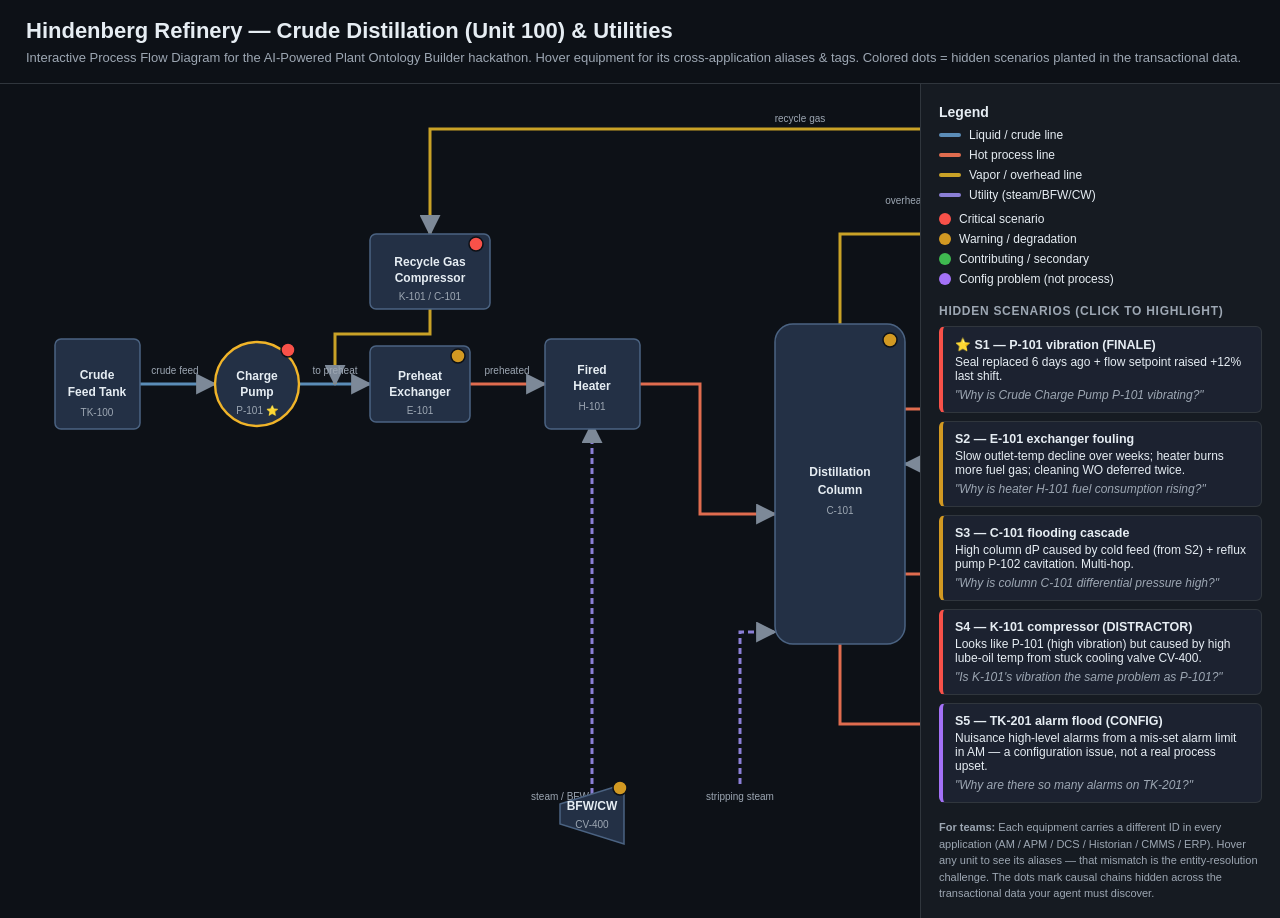
<file: refinery_pfd.html>
<!DOCTYPE html>
<html lang="en">
<head>
<meta charset="UTF-8" />
<meta name="viewport" content="width=device-width, initial-scale=1.0" />
<title>Hindenberg Refinery — Interactive PFD (Hackathon Scenario)</title>
<style>
  :root{
    --bg:#0d1117; --panel:#161b22; --panel2:#1c2230; --line:#30363d;
    --text:#e6edf3; --muted:#9da7b3; --accent:#58a6ff;
    --pipe:#5b8db8; --pipe-hot:#e06c4f; --pipe-vap:#c9a227; --pipe-steam:#8b7fd6;
    --eq:#233045; --eq-stroke:#4b6382; --star:#f0b429;
    --sev-crit:#f85149; --sev-warn:#d29922; --sev-info:#3fb950; --sev-config:#a371f7;
  }
  *{box-sizing:border-box;}
  body{margin:0;background:var(--bg);color:var(--text);font-family:-apple-system,BlinkMacSystemFont,"Segoe UI",Roboto,Helvetica,Arial,sans-serif;}
  header{padding:18px 26px;border-bottom:1px solid var(--line);}
  header h1{margin:0;font-size:22px;}
  header p{margin:6px 0 0;color:var(--muted);font-size:13px;}
  .wrap{display:flex;gap:0;align-items:stretch;min-height:calc(100vh - 78px);}
  .diagram{flex:1;min-width:0;position:relative;overflow:auto;}
  .side{width:360px;flex:none;border-left:1px solid var(--line);background:var(--panel);padding:16px 18px;overflow:auto;}
  svg{display:block;width:1480px;height:820px;}

  .eq rect,.eq circle,.eq ellipse,.eq polygon,.eq path{cursor:pointer;transition:filter .15s,stroke .15s;}
  .eq:hover .body{filter:brightness(1.35);stroke:var(--accent);}
  .eq text{fill:var(--text);font-size:12px;font-weight:600;pointer-events:none;text-anchor:middle;}
  .eq .sub{fill:var(--muted);font-size:10px;font-weight:400;}
  .body{fill:var(--eq);stroke:var(--eq-stroke);stroke-width:1.5;}
  .star .body{stroke:var(--star);stroke-width:2.4;}
  .badge{font-size:10px;font-weight:700;fill:#0d1117;}
  .flow{fill:none;stroke-width:3;marker-end:url(#arrow);}
  .flow.crude{stroke:var(--pipe);}
  .flow.hot{stroke:var(--pipe-hot);}
  .flow.vap{stroke:var(--pipe-vap);}
  .flow.steam{stroke:var(--pipe-steam);stroke-dasharray:6 4;}
  .flabel{fill:var(--muted);font-size:10px;text-anchor:middle;}

  .dot{r:7;stroke:#0d1117;stroke-width:1.5;cursor:pointer;}
  .dot.crit{fill:var(--sev-crit);}
  .dot.warn{fill:var(--sev-warn);}
  .dot.info{fill:var(--sev-info);}
  .dot.config{fill:var(--sev-config);}
  .pulse{animation:p 1.6s infinite;}
  @keyframes p{0%{opacity:.35}50%{opacity:1}100%{opacity:.35}}

  .tip{position:fixed;z-index:50;max-width:340px;background:var(--panel2);border:1px solid var(--accent);
    border-radius:8px;padding:12px 14px;font-size:12px;line-height:1.5;pointer-events:none;
    box-shadow:0 8px 28px rgba(0,0,0,.5);display:none;}
  .tip h4{margin:0 0 6px;font-size:13px;color:var(--accent);}
  .tip table{width:100%;border-collapse:collapse;margin-top:6px;}
  .tip td{padding:2px 4px;border-top:1px solid var(--line);vertical-align:top;}
  .tip td.k{color:var(--muted);white-space:nowrap;}
  .tip .sc{margin-top:8px;padding-top:8px;border-top:1px solid var(--line);}

  .side h3{margin:4px 0 8px;font-size:14px;}
  .side h4{margin:18px 0 6px;font-size:12px;text-transform:uppercase;letter-spacing:.06em;color:var(--muted);}
  .leg{display:flex;align-items:center;gap:8px;margin:6px 0;font-size:12px;}
  .swatch{width:22px;height:4px;border-radius:2px;flex:none;}
  .chip{width:12px;height:12px;border-radius:50%;flex:none;}
  .scn{background:var(--panel2);border:1px solid var(--line);border-left-width:4px;border-radius:6px;padding:10px 12px;margin:8px 0;font-size:12px;cursor:pointer;transition:border-color .15s;}
  .scn:hover{border-color:var(--accent);}
  .scn b{display:block;margin-bottom:3px;font-size:12.5px;}
  .scn .q{color:var(--muted);font-style:italic;margin-top:5px;}
  .scn.crit{border-left-color:var(--sev-crit);}
  .scn.warn{border-left-color:var(--sev-warn);}
  .scn.info{border-left-color:var(--sev-info);}
  .scn.config{border-left-color:var(--sev-config);}
  .hl .body{stroke:var(--accent)!important;stroke-width:3.4!important;filter:brightness(1.4);}
  .foot{color:var(--muted);font-size:11px;margin-top:16px;line-height:1.5;}
  code{background:#0d1117;padding:1px 5px;border-radius:4px;font-size:11px;}
</style>
</head>
<body>
<header>
  <h1>Hindenberg Refinery — Crude Distillation (Unit 100) &amp; Utilities</h1>
  <p>Interactive Process Flow Diagram for the AI-Powered Plant Ontology Builder hackathon. Hover equipment for its cross-application aliases &amp; tags. Colored dots = hidden scenarios planted in the transactional data.</p>
</header>

<div class="wrap">
  <div class="diagram">
    <svg viewBox="0 0 1480 820" id="pfd">
      <defs>
        <marker id="arrow" viewBox="0 0 10 10" refX="9" refY="5" markerWidth="7" markerHeight="7" orient="auto-start-reverse">
          <path d="M0,0 L10,5 L0,10 z" fill="#7d8998"/>
        </marker>
      </defs>

      <!-- ===== FLOW LINES (drawn first, behind equipment) ===== -->
      <!-- crude tank -> charge pump -->
      <path class="flow crude" d="M140,300 L215,300"/>
      <!-- charge pump -> preheat exchanger -->
      <path class="flow crude" d="M300,300 L370,300"/>
      <!-- preheat -> heater -->
      <path class="flow hot" d="M470,300 L545,300"/>
      <!-- heater -> column feed -->
      <path class="flow hot" d="M640,300 L700,300 L700,430 L775,430"/>
      <!-- column overhead vapor -> condenser -->
      <path class="flow vap" d="M840,240 L840,150 L1005,150"/>
      <!-- condenser -> reflux drum -->
      <path class="flow vap" d="M1100,150 L1175,150 L1175,235"/>
      <!-- reflux drum -> reflux pump -->
      <path class="flow crude" d="M1175,320 L1175,380 L1115,380"/>
      <!-- reflux pump -> back to column (right side, aligned) -->
      <path class="flow crude" d="M1039,380 L905,380"/>
      <!-- reflux drum -> product out (naphtha) -->
      <path class="flow crude" d="M1225,278 L1310,278"/>
      <!-- kerosene side draw -->
      <path class="flow hot" d="M905,325 L1310,325"/>
      <!-- diesel side draw -->
      <path class="flow hot" d="M905,490 L1310,490"/>
      <!-- column bottoms -> residue product -->
      <path class="flow hot" d="M840,560 L840,555 L840,640 L1310,640"/>
      <!-- stripping steam into column bottom -->
      <path class="flow steam" d="M740,700 L740,548 L775,548"/>
      <!-- recycle gas: reflux drum overhead -> compressor -->
      <path class="flow vap" d="M1175,235 L1175,45 L430,45 L430,150"/>
      <!-- compressor outlet -> merges into crude/preheat feed line -->
      <path class="flow vap" d="M430,225 L430,250 L335,250 L335,300"/>
      <!-- steam / BFW utility to heater -->
      <path class="flow steam" d="M592,720 L592,340"/>
      <!-- cooling water to condenser (from CV-400) -->
      <path class="flow steam" d="M1052,720 L1052,192"/>

      <text class="flabel" x="175" y="290">crude feed</text>
      <text class="flabel" x="335" y="290">to preheat</text>
      <text class="flabel" x="507" y="290">preheated</text>
      <text class="flabel" x="920" y="120">overhead vapor</text>
      <text class="flabel" x="970" y="372">reflux return</text>
      <text class="flabel" x="1230" y="268">naphtha</text>
      <text class="flabel" x="1105" y="315">kerosene draw</text>
      <text class="flabel" x="1105" y="480">diesel draw</text>
      <text class="flabel" x="1150" y="632">atm. residue (bottoms)</text>
      <text class="flabel" x="800" y="38">recycle gas</text>
      <text class="flabel" x="740" y="716">stripping steam</text>
      <text class="flabel" x="560" y="716">steam / BFW</text>
      <text class="flabel" x="1102" y="695">cooling water</text>

      <!-- ===== EQUIPMENT ===== -->
      <!-- Crude Tank -->
      <g class="eq" data-id="TK-CRUDE">
        <rect class="body" x="55" y="255" width="85" height="90" rx="6"/>
        <text x="97" y="295">Crude</text>
        <text x="97" y="312">Feed Tank</text>
        <text class="sub" x="97" y="332">TK-100</text>
      </g>

      <!-- Charge Pump P-101 (STAR + hero scenario) -->
      <g class="eq star" data-id="P-101">
        <circle class="body" cx="257" cy="300" r="42"/>
        <text x="257" y="296">Charge</text>
        <text x="257" y="312">Pump</text>
        <text class="sub" x="257" y="330">P-101 ⭐</text>
      </g>
      <circle class="dot crit pulse" cx="288" cy="266" r="7" data-scn="s1"/>

      <!-- Preheat Exchanger E-101 (fouling scenario) -->
      <g class="eq" data-id="E-101">
        <rect class="body" x="370" y="262" width="100" height="76" rx="6"/>
        <text x="420" y="296">Preheat</text>
        <text x="420" y="312">Exchanger</text>
        <text class="sub" x="420" y="330">E-101</text>
      </g>
      <circle class="dot warn" cx="458" cy="272" r="7" data-scn="s2"/>

      <!-- Fired Heater H-101 -->
      <g class="eq" data-id="H-101">
        <rect class="body" x="545" y="255" width="95" height="90" rx="6"/>
        <text x="592" y="290">Fired</text>
        <text x="592" y="306">Heater</text>
        <text class="sub" x="592" y="326">H-101</text>
      </g>

      <!-- Distillation Column C-101 (flooding cascade) -->
      <g class="eq" data-id="C-101">
        <rect class="body" x="775" y="240" width="130" height="320" rx="18"/>
        <text x="840" y="392">Distillation</text>
        <text x="840" y="410">Column</text>
        <text class="sub" x="840" y="430">C-101</text>
      </g>
      <circle class="dot warn" cx="890" cy="256" r="7" data-scn="s3"/>

      <!-- Overhead Condenser E-301 -->
      <g class="eq" data-id="E-301">
        <rect class="body" x="1005" y="112" width="95" height="76" rx="6"/>
        <text x="1052" y="146">Overhead</text>
        <text x="1052" y="162">Condenser</text>
        <text class="sub" x="1052" y="180">E-301</text>
      </g>

      <!-- Reflux Drum V-201 -->
      <g class="eq" data-id="V-201">
        <rect class="body" x="1125" y="235" width="100" height="85" rx="30"/>
        <text x="1175" y="272">Reflux</text>
        <text x="1175" y="288">Drum</text>
        <text class="sub" x="1175" y="306">V-201</text>
      </g>

      <!-- Reflux Pump P-102 -->
      <g class="eq" data-id="P-102">
        <circle class="body" cx="1077" cy="380" r="38"/>
        <text x="1077" y="378">Reflux</text>
        <text x="1077" y="394">Pump</text>
        <text class="sub" x="1077" y="410">P-102</text>
      </g>
      <circle class="dot info" cx="1104" cy="352" r="7" data-scn="s3"/>

      <!-- Recycle Gas Compressor K-101 (distractor) -->
      <g class="eq" data-id="K-101">
        <rect class="body" x="370" y="150" width="120" height="75" rx="6"/>
        <text x="430" y="182">Recycle Gas</text>
        <text x="430" y="198">Compressor</text>
        <text class="sub" x="430" y="216">K-101 / C-101</text>
      </g>
      <circle class="dot crit" cx="476" cy="160" r="7" data-scn="s4"/>

      <!-- Product Storage Tank TK-201 (alarm-flood config issue) -->
      <g class="eq" data-id="TK-201">
        <rect class="body" x="1310" y="595" width="110" height="90" rx="6"/>
        <text x="1365" y="632">Product</text>
        <text x="1365" y="648">Storage Tank</text>
        <text class="sub" x="1365" y="668">TK-201</text>
      </g>
      <circle class="dot config" cx="1405" cy="605" r="7" data-scn="s5"/>

      <!-- Steam / BFW control valve CV-400 (utility, also feeds cooling) -->
      <g class="eq" data-id="CV-400">
        <polygon class="body" points="560,720 624,700 624,760 560,740"/>
        <text x="592" y="726">BFW/CW</text>
        <text class="sub" x="592" y="744">CV-400</text>
      </g>
      <circle class="dot warn" cx="620" cy="704" r="6" data-scn="s4"/>

      <!-- naphtha product tag -->
      <g class="eq" data-id="PROD-NAPHTHA">
        <rect class="body" x="1310" y="252" width="120" height="52" rx="6"/>
        <text x="1370" y="276">Naphtha</text>
        <text class="sub" x="1370" y="294">to Unit 300</text>
      </g>
      <!-- kerosene product -->
      <g class="eq" data-id="PROD-KERO">
        <rect class="body" x="1310" y="300" width="120" height="50" rx="6"/>
        <text x="1370" y="322">Kerosene</text>
        <text class="sub" x="1370" y="340">to product</text>
      </g>
      <!-- diesel product -->
      <g class="eq" data-id="PROD-DIESEL">
        <rect class="body" x="1310" y="465" width="120" height="50" rx="6"/>
        <text x="1370" y="487">Diesel</text>
        <text class="sub" x="1370" y="505">to Unit 200</text>
      </g>
    </svg>
  </div>

  <div class="side">
    <h3>Legend</h3>
    <div class="leg"><span class="swatch" style="background:var(--pipe)"></span> Liquid / crude line</div>
    <div class="leg"><span class="swatch" style="background:var(--pipe-hot)"></span> Hot process line</div>
    <div class="leg"><span class="swatch" style="background:var(--pipe-vap)"></span> Vapor / overhead line</div>
    <div class="leg"><span class="swatch" style="background:var(--pipe-steam)"></span> Utility (steam/BFW/CW)</div>
    <div class="leg" style="margin-top:10px"><span class="chip" style="background:var(--sev-crit)"></span> Critical scenario</div>
    <div class="leg"><span class="chip" style="background:var(--sev-warn)"></span> Warning / degradation</div>
    <div class="leg"><span class="chip" style="background:var(--sev-info)"></span> Contributing / secondary</div>
    <div class="leg"><span class="chip" style="background:var(--sev-config)"></span> Config problem (not process)</div>

    <h4>Hidden Scenarios (click to highlight)</h4>
    <div class="scn crit" data-scn="s1" data-eq="P-101"><b>⭐ S1 — P-101 vibration (FINALE)</b>
      Seal replaced 6 days ago + flow setpoint raised +12% last shift.
      <div class="q">"Why is Crude Charge Pump P-101 vibrating?"</div></div>
    <div class="scn warn" data-scn="s2" data-eq="E-101"><b>S2 — E-101 exchanger fouling</b>
      Slow outlet-temp decline over weeks; heater burns more fuel gas; cleaning WO deferred twice.
      <div class="q">"Why is heater H-101 fuel consumption rising?"</div></div>
    <div class="scn warn" data-scn="s3" data-eq="C-101"><b>S3 — C-101 flooding cascade</b>
      High column dP caused by cold feed (from S2) + reflux pump P-102 cavitation. Multi-hop.
      <div class="q">"Why is column C-101 differential pressure high?"</div></div>
    <div class="scn crit" data-scn="s4" data-eq="K-101"><b>S4 — K-101 compressor (DISTRACTOR)</b>
      Looks like P-101 (high vibration) but caused by high lube-oil temp from stuck cooling valve CV-400.
      <div class="q">"Is K-101's vibration the same problem as P-101?"</div></div>
    <div class="scn config" data-scn="s5" data-eq="TK-201"><b>S5 — TK-201 alarm flood (CONFIG)</b>
      Nuisance high-level alarms from a mis-set alarm limit in AM — a configuration issue, not a real process upset.
      <div class="q">"Why are there so many alarms on TK-201?"</div></div>

    <div class="foot">
      <b>For teams:</b> Each equipment carries a different ID in every application (AM / APM / DCS / Historian / CMMS / ERP). Hover any unit to see its aliases — that mismatch is the entity-resolution challenge. The dots mark causal chains hidden across the transactional data your agent must discover.
    </div>
  </div>
</div>

<div class="tip" id="tip"></div>

<script>
// ---- Cross-application aliases + planted context per equipment ----
const EQ = {
  "TK-CRUDE":{name:"Crude Feed Tank TK-100",am:"—",apm:"Tank_100",dcs:"LI-100",hist:"FAC1.UNIT100.CRUDE_TANK.LEVEL",cmms:"—",erp:"—",note:"Feed source for the CDU."},
  "P-101":{name:"⭐ Crude Charge Pump P-101",am:"PMP-100-101",apm:"Pump_001",dcs:"FIC-100-101",hist:"FAC1.UNIT100.CENTRIFUGAL_PUMP_101.*",cmms:"EQ-1042 (Crude Charge Pump A)",erp:"ERP-FAC1-PMP-100-101",scn:"s1",scnTxt:"S1 FINALE — vibration rising. Clues: seal replacement WO 6 days ago + operator +12% setpoint last shift."},
  "E-101":{name:"Preheat Exchanger E-101",am:"HEX-100-101",apm:"Exchanger_014",dcs:"TIC-100-102",hist:"FAC1.UNIT100.HEAT_EXCHANGER_101.*",cmms:"EQ-2210",erp:"ERP-FAC1-HEX-100-101",scn:"s2",scnTxt:"S2 — outlet temp slowly declining (fouling). Cleaning work order deferred twice."},
  "H-101":{name:"Fired Heater H-101",am:"HTR-100-101",apm:"Heater_003",dcs:"TIC-100-105",hist:"FAC1.UNIT100.FIRED_HEATER_101.*",cmms:"EQ-3001",erp:"ERP-FAC1-HTR-100-101",note:"Fuel-gas consumption is the KPI that drifts up when E-101 fouls (S2)."},
  "C-101":{name:"Distillation Column C-101",am:"COL-100-101",apm:"Column_002",dcs:"PIC-100-110 / PDI-100-111",hist:"FAC1.UNIT100.COLUMN_101.*",cmms:"EQ-4100",erp:"ERP-FAC1-COL-100-101",scn:"s3",scnTxt:"S3 — high differential pressure (flooding). Cascade from cold feed (S2) + P-102 cavitation."},
  "E-301":{name:"Overhead Condenser E-301",am:"HEX-300-101",apm:"Exchanger_009",dcs:"TIC-300-101",hist:"FAC1.UNIT300.HEAT_EXCHANGER_101.*",cmms:"EQ-2255",erp:"ERP-FAC1-HEX-300-101",note:"Cooling-water side fed via CV-400."},
  "V-201":{name:"Reflux Drum V-201",am:"DRM-100-201",apm:"Vessel_021",dcs:"LIC-100-201",hist:"FAC1.UNIT100.REFLUX_DRUM_201.*",cmms:"EQ-5001",erp:"ERP-FAC1-DRM-100-201",note:"Level control feeds reflux pump P-102."},
  "P-102":{name:"Reflux Pump P-102",am:"PMP-100-102",apm:"Pump_002",dcs:"FIC-100-120",hist:"FAC1.UNIT100.PUMP_102.*",cmms:"EQ-1043",erp:"ERP-FAC1-PMP-100-102",scn:"s3",scnTxt:"S3 secondary — intermittent cavitation (suction pressure low), contributes to column dP."},
  "K-101":{name:"Recycle Gas Compressor K-101",am:"CMP-100-101",apm:"Compressor_005",dcs:"SIC-100-101",hist:"FAC1.UNIT100.GAS_COMPRESSOR_101.*",cmms:"EQ-6001",erp:"ERP-FAC1-CMP-100-101",scn:"s4",scnTxt:"S4 DISTRACTOR — high vibration too, but root cause is lube-oil overtemp from stuck CV-400. Different from P-101."},
  "TK-201":{name:"Product Storage Tank TK-201",am:"TNK-200-101",apm:"Tank_201",dcs:"LI-200-101",hist:"FAC1.UNIT200.STORAGE_TANK_101.*",cmms:"EQ-7001",erp:"ERP-FAC1-TNK-200-101",scn:"s5",scnTxt:"S5 CONFIG — flood of high-level alarms from a mis-set AM alarm limit. Not a process upset."},
  "CV-400":{name:"BFW / Cooling-Water Control Valve CV-400",am:"VLV-400-101",apm:"Valve_101",dcs:"FIC-400-101",hist:"FAC1.UNIT400.CONTROL_VALVE_101.*",cmms:"EQ-8001",erp:"ERP-FAC1-VLV-400-101",scn:"s4",scnTxt:"S4 root — valve sticking, restricts cooling water to K-101 lube-oil cooler."},
  "PROD-NAPHTHA":{name:"Naphtha Product Draw",am:"—",apm:"—",dcs:"FIC-100-130",hist:"FAC1.UNIT100.NAPHTHA_DRAW.*",cmms:"—",erp:"—",note:"Overhead naphtha routed to Unit 300 treating."},
  "PROD-KERO":{name:"Kerosene Side Draw",am:"—",apm:"—",dcs:"TIC-100-140 / FIC-100-141",hist:"FAC1.UNIT100.KERO_DRAW.*",cmms:"—",erp:"—",note:"Upper side draw. Draw temperature is a product-quality control point."},
  "PROD-DIESEL":{name:"Diesel Side Draw",am:"—",apm:"—",dcs:"TIC-100-150 / FIC-100-151",hist:"FAC1.UNIT100.DIESEL_DRAW.*",cmms:"—",erp:"—",note:"Lower side draw, routed to Unit 200 blending/storage."}
};

const tip = document.getElementById('tip');
function row(k,v){ if(!v||v==="—") return v?`<tr><td class="k">${k}</td><td>—</td></tr>`:""; return `<tr><td class="k">${k}</td><td><code>${v}</code></td></tr>`; }
function showTip(e,id){
  const d = EQ[id]; if(!d) return;
  let html = `<h4>${d.name}</h4><table>
    ${row('Alarm Mgmt',d.am)}${row('APM',d.apm)}${row('DCS loop',d.dcs)}
    ${row('Historian',d.hist)}${row('CMMS',d.cmms)}${row('ERP',d.erp)}</table>`;
  if(d.scnTxt) html += `<div class="sc">🔎 ${d.scnTxt}</div>`;
  else if(d.note) html += `<div class="sc">${d.note}</div>`;
  tip.innerHTML = html; tip.style.display='block';
  const pad=14; let x=e.clientX+pad, y=e.clientY+pad;
  const r=tip.getBoundingClientRect();
  if(x+r.width>window.innerWidth) x=e.clientX-r.width-pad;
  if(y+r.height>window.innerHeight) y=window.innerHeight-r.height-pad;
  tip.style.left=x+'px'; tip.style.top=y+'px';
}
document.querySelectorAll('.eq').forEach(g=>{
  const id=g.getAttribute('data-id');
  g.addEventListener('mousemove',e=>showTip(e,id));
  g.addEventListener('mouseleave',()=>tip.style.display='none');
});
document.querySelectorAll('.dot').forEach(dt=>{
  dt.addEventListener('mouseleave',()=>tip.style.display='none');
});

// scenario highlight
function clearHl(){ document.querySelectorAll('.eq.hl').forEach(g=>g.classList.remove('hl')); }
document.querySelectorAll('.scn').forEach(s=>{
  s.addEventListener('click',()=>{
    clearHl();
    const eq=s.getAttribute('data-eq');
    const scn=s.getAttribute('data-scn');
    // highlight primary equipment + any equipment sharing the scenario
    document.querySelectorAll('.eq').forEach(g=>{
      const id=g.getAttribute('data-id');
      if(id===eq || (EQ[id]&&EQ[id].scn===scn)) g.classList.add('hl');
    });
  });
});
</script>
</body>
</html>
</file>
